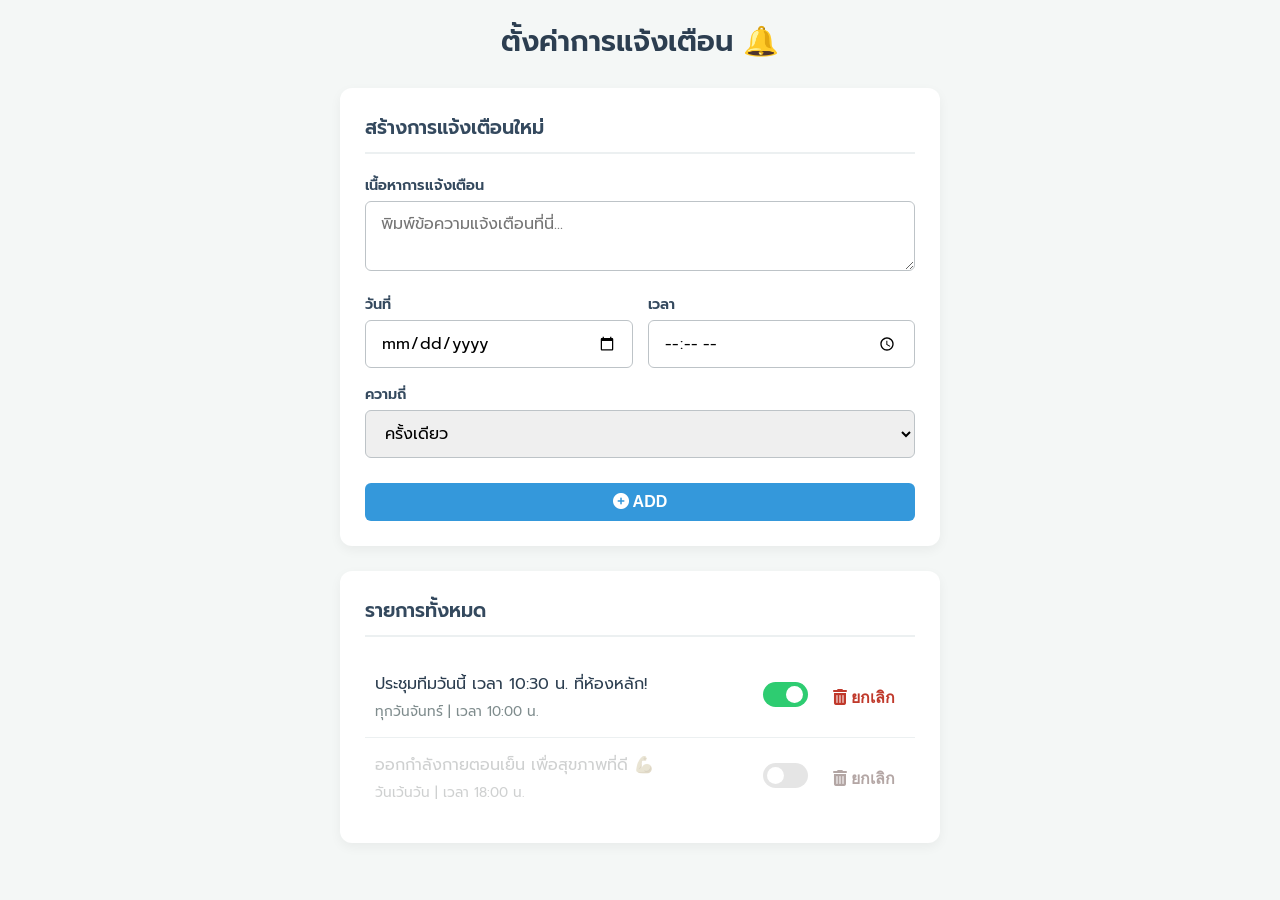
<file: index.html>
<!DOCTYPE html>
<html lang="th">

<head>
    <meta charset="UTF-8">
    <meta name="viewport" content="width=device-width, initial-scale=1.0">
    <link rel="stylesheet" href="main.css">
    <title>ระบบแจ้งเตือน Real-Time</title>
    <link href="https://fonts.googleapis.com/css2?family=Prompt:wght@300;400;600&display=swap" rel="stylesheet">
    <link rel="stylesheet" href="https://cdnjs.cloudflare.com/ajax/libs/font-awesome/6.0.0-beta3/css/all.min.css">
</head>

<body>
    <div class="main-container">

        <header class="app-header">
            <h1>ตั้งค่าการแจ้งเตือน 🔔</h1>
        </header>

        <section class="notification-form-card">
            <h2>สร้างการแจ้งเตือนใหม่</h2>
            <form id="notificationForm">
                <div class="form-control">
                    <label for="content">เนื้อหาการแจ้งเตือน</label>
                    <textarea id="content" placeholder="พิมพ์ข้อความแจ้งเตือนที่นี่..." required></textarea>
                </div>

                <div class="form-control date-time-group">
                    <div>
                        <label for="date">วันที่</label>
                        <input type="date" id="date" required>
                    </div>
                    <div>
                        <label for="time">เวลา</label>
                        <input type="time" id="time" required>
                    </div>
                </div>

                <div class="form-control">
                    <label for="frequency">ความถี่</label>
                    <select id="frequency">
                        <option value="once">ครั้งเดียว</option>
                        <option value="daily">ทุกวัน</option>
                        <option value="weekday">วันจันทร์ - ศุกร์</option>
                        <option value="custom">กำหนดเอง</option>
                    </select>
                </div>

                <button type="submit" class="btn primary-btn">
                    <i class="fas fa-plus-circle"></i> ADD
                </button>
            </form>
        </section>

        <section class="notification-list-section">
            <h2>รายการทั้งหมด</h2>
            <div class="notification-item active">
                <div class="item-details">
                    <p class="item-content">ประชุมทีมวันนี้ เวลา 10:30 น. ที่ห้องหลัก!</p>
                    <p class="item-schedule">ทุกวันจันทร์ | เวลา 10:00 น.</p>
                </div>

                <div class="item-controls">
                    <label class="toggle-switch">
                        <input type="checkbox" checked>
                        <span class="slider round"></span>
                    </label>

                    <button class="btn secondary-btn cancel-btn">
                        <i class="fas fa-trash-alt"></i> ยกเลิก
                    </button>
                </div>
            </div>

            <div class="notification-item inactive">
                <div class="item-details">
                    <p class="item-content">ออกกำลังกายตอนเย็น เพื่อสุขภาพที่ดี 💪</p>
                    <p class="item-schedule">วันเว้นวัน | เวลา 18:00 น.</p>
                </div>
                <div class="item-controls">
                    <label class="toggle-switch">
                        <input type="checkbox">
                        <span class="slider round"></span>
                    </label>
                    <button class="btn secondary-btn cancel-btn">
                        <i class="fas fa-trash-alt"></i> ยกเลิก
                    </button>
                </div>
            </div>

        </section>

    </div>


    </div>

    <script>
        // รอให้ DOM (โครงสร้าง HTML) โหลดเสร็จก่อน
        document.addEventListener('DOMContentLoaded', () => {

            // 1. เลือกปุ่มทั้งหมดที่มี class เป็น 'cancel-btn'
            const cancelButtons = document.querySelectorAll('.cancel-btn');

            // 2. วนลูปเพื่อกำหนด Event Listener ให้กับปุ่ม "ยกเลิก" แต่ละปุ่ม
            cancelButtons.forEach(button => {
                // เมื่อมีการคลิกที่ปุ่ม
                button.addEventListener('click', (event) => {

                    event.preventDefault(); // ป้องกันการกระทำเริ่มต้นของปุ่ม

                    // การยืนยันผู้ใช้
                    const isConfirmed = confirm('คุณแน่ใจหรือไม่ว่าต้องการยกเลิกการแจ้งเตือนนี้?');

                    if (isConfirmed) {
                        // อ้างอิงถึงรายการแม่ (notification-item)
                        const itemToRemove = button.closest('.notification-item');

                        if (itemToRemove) {
                            // ลบรายการออกจาก DOM (หน้าจอ)
                            itemToRemove.remove();
                            console.log('รายการแจ้งเตือนถูกยกเลิกและลบออกจากหน้าจอแล้ว!');
                        }
                    }
                });
            });
        });
    </script>



</body>

</html>
</file>
<file: main.css>
/* การตั้งค่าเริ่มต้นสำหรับทุกองค์ประกอบ */

* {
    /* รีเซ็ต Margin และ Padding เริ่มต้น */
    margin: 0;
    padding: 0;
    /* กำหนดให้การคำนวณขนาดรวม Border และ Padding ด้วย */
    box-sizing: border-box;
}


/* การจัดรูปแบบพื้นฐานของ Body (พื้นหลังและฟอนต์) */

body {
    /* ใช้ฟอนต์ Prompt เป็นหลัก และฟอนต์สำรองอื่นๆ */
    font-family: 'Prompt', sans-serif;
    /* สีพื้นหลังอ่อนโยน ดูมินิมอล */
    background-color: #f4f7f6;
    /* จัดองค์ประกอบให้อยู่ตรงกลางหน้าจอในแนวตั้งและแนวนอน (ถ้าจอใหญ่) */
    display: flex;
    justify-content: center;
    min-height: 100vh;
    /* ความสูงขั้นต่ำเต็มหน้าจอ */
    padding: 20px;
    /* ระยะห่างรอบข้าง */
}


/* ภาชนะหลักสำหรับเนื้อหาทั้งหมด */

.main-container {
    /* กำหนดความกว้างสูงสุดเพื่อให้ดูไม่กว้างเกินไปบนจอใหญ่ */
    max-width: 600px;
    /* ให้ขยายเต็มความกว้างของจอในขีดจำกัดสูงสุด */
    width: 100%;
    /* จัดเรียงองค์ประกอบในแนวตั้ง */
    display: flex;
    flex-direction: column;
    /* เว้นระยะห่างระหว่างส่วนต่างๆ */
    gap: 25px;
}


/* ส่วนหัวของแอปพลิเคชัน */

.app-header h1 {
    /* สีข้อความหลัก */
    color: #2c3e50;
    /* จัดให้อยู่ตรงกลาง */
    text-align: center;
    /* ขนาดตัวอักษรใหญ่ขึ้น */
    font-size: 1.8rem;
    /* น้ำหนักตัวอักษรให้ดูเด่น */
    font-weight: 600;
}


/* รูปแบบการ์ด (Card) สำหรับฟอร์มและรายการแจ้งเตือน */

.notification-form-card,
.notification-list-section {
    /* สีพื้นหลังการ์ดเป็นสีขาว */
    background-color: #ffffff;
    /* เงาเล็กน้อยเพื่อให้ดูมีมิติ (ทันสมัยและนุ่มนวล) */
    box-shadow: 0 4px 12px rgba(0, 0, 0, 0.05);
    /* มุมโค้งมน */
    border-radius: 12px;
    /* ระยะห่างภายใน */
    padding: 25px;
}


/* หัวข้อรองภายในส่วนต่างๆ */

h2 {
    /* -------------------------------------- */
    /* -------------------------------------- */
    /* สีหัวข้อ */
    color: #34495e;
    /* ขีดเส้นใต้เล็กน้อย */
    border-bottom: 2px solid #ecf0f1;
    /* ระยะห่างใต้หัวข้อ */
    padding-bottom: 10px;
    margin-bottom: 20px;
    font-size: 1.2rem;
    font-weight: 600;
}


/* กลุ่มควบคุมฟอร์ม (ช่องกรอกข้อมูลแต่ละช่อง) */

.form-control {
    margin-bottom: 15px;
}


/* ป้ายกำกับ (Label) ของช่องกรอกข้อมูล */

label {
    /* แสดงเป็นบล็อกเพื่อให้ขึ้นบรรทัดใหม่ */
    display: block;
    /* สีข้อความเข้ม */
    color: #34495e;
    /* ขนาดและน้ำหนักตัวอักษร */
    font-size: 0.9rem;
    font-weight: 600;
    margin-bottom: 5px;
}


/* ช่องกรอกข้อมูล (Input) และ Textarea */

input[type="date"],
input[type="time"],
textarea,
select {
    /* ขยายเต็มความกว้างของภาชนะ */
    width: 100%;
    /* ระยะห่างภายใน */
    padding: 10px 15px;
    /* เส้นขอบบางๆ สีเทาอ่อน */
    border: 1px solid #bdc3c7;
    /* มุมโค้งมนเล็กน้อย */
    border-radius: 6px;
    /* ขนาดตัวอักษร */
    font-size: 1rem;
    /* ใช้ฟอนต์ Prompt ในช่องกรอกด้วย */
    font-family: 'Prompt', sans-serif;
    /* การเปลี่ยนรูปแบบอย่างราบรื่นเมื่อมีการโต้ตอบ */
    transition: border-color 0.3s;
}


/* เมื่อช่องกรอกข้อมูลถูกเลือก (Focus) */

input:focus,
textarea:focus,
select:focus {
    /* ลบเส้นขอบสีฟ้าเริ่มต้นของเบราว์เซอร์ */
    outline: none;
    /* เปลี่ยนสีเส้นขอบเป็นสีหลัก (Primary Color) */
    border-color: #3498db;
    /* เงาเล็กน้อยเพื่อเน้น */
    box-shadow: 0 0 5px rgba(52, 152, 219, 0.5);
}


/* จัดกลุ่ม Date และ Time ให้อยู่ในบรรทัดเดียวกัน */

.date-time-group {
    /* ใช้ Flexbox จัดวาง */
    display: flex;
    /* ระยะห่างระหว่างช่อง */
    gap: 15px;
}


/* ให้แต่ละช่องในกลุ่ม Date/Time แบ่งความกว้างเท่าๆ กัน */

.date-time-group>div {
    flex: 1;
}


/* รูปแบบปุ่มพื้นฐาน */

.btn {
    /* ลบเส้นขอบเริ่มต้น */
    border: none;
    /* มุมโค้งมน */
    border-radius: 6px;
    /* ระยะห่างภายใน */
    padding: 10px 20px;
    /* ขนาดตัวอักษร */
    font-size: 1rem;
    /* น้ำหนักตัวอักษร */
    font-weight: 600;
    /* เปลี่ยนเคอร์เซอร์เป็นรูปมือเมื่อวางเมาส์ */
    cursor: pointer;
    /* การเปลี่ยนรูปแบบอย่างราบรื่น */
    transition: background-color 0.3s, transform 0.1s;
}


/* ปุ่มหลัก (Primary Button - เช่น ปุ่ม "ตั้งค่า") */

.primary-btn {
    /* สีพื้นหลังที่โดดเด่นแต่สบายตา */
    background-color: #3498db;
    /* สีตัวอักษรเป็นสีขาว */
    color: white;
    /* ขยายเต็มความกว้างของฟอร์ม */
    width: 100%;
    /* ระยะห่างด้านบน */
    margin-top: 10px;
}


/* เมื่อวางเมาส์เหนือปุ่มหลัก */

.primary-btn:hover {
    /* สีเข้มขึ้นเล็กน้อย */
    background-color: #2980b9;
    /* ขยับปุ่มลงเล็กน้อยเมื่อคลิก (เพื่อ Feedback) */
}

.primary-btn:active {
    transform: translateY(1px);
}


/* -------------------------------------- */


/* รูปแบบรายการแจ้งเตือน (List Item) */


/* -------------------------------------- */


/* รายการแจ้งเตือนแต่ละรายการ */

.notification-item {
    /* ใช้ Flexbox เพื่อจัดวางรายละเอียดและปุ่มควบคุม */
    display: flex;
    /* จัดช่องว่างระหว่างสองส่วน */
    justify-content: space-between;
    /* จัดแนวตั้งให้อยู่ตรงกลาง */
    align-items: center;
    /* ระยะห่างภายใน */
    padding: 15px 10px;
    /* เส้นขอบด้านล่างเพื่อแบ่งรายการ */
    border-bottom: 1px solid #ecf0f1;
    /* การเปลี่ยนรูปแบบอย่างราบรื่น */
    transition: background-color 0.3s, opacity 0.3s;
}


/* ลบเส้นขอบด้านล่างของรายการสุดท้าย */

.notification-item:last-child {
    border-bottom: none;
}


/* เมื่อวางเมาส์เหนือรายการ */

.notification-item:hover {
    background-color: #f9f9f9;
}


/* รายละเอียดการแจ้งเตือน */

.item-details {
    /* ให้รายละเอียดใช้พื้นที่มากที่สุด */
    flex-grow: 1;
}


/* เนื้อหาหลักของการแจ้งเตือน */

.item-content {
    /* สีตัวอักษรเข้ม */
    color: #2c3e50;
    /* น้ำหนักตัวอักษร */
    font-weight: 400;
    /* ขนาดตัวอักษร */
    font-size: 1rem;
    margin-bottom: 5px;
}


/* กำหนดการตั้งค่า (วันที่/เวลา/ความถี่) */

.item-schedule {
    /* สีตัวอักษรจางลง */
    color: #7f8c8d;
    /* ขนาดตัวอักษรเล็กกว่า */
    font-size: 0.85rem;
}


/* ส่วนควบคุม (Toggle Switch และ ปุ่มยกเลิก) */

.item-controls {
    /* ใช้ Flexbox จัดวางปุ่มควบคุม */
    display: flex;
    /* จัดแนวตั้งให้อยู่ตรงกลาง */
    align-items: center;
    /* ระยะห่างระหว่างปุ่ม */
    gap: 15px;
}


/* ปุ่มรอง (Secondary Button - เช่น ปุ่ม "ยกเลิก") */

.secondary-btn {
    /* สีพื้นหลังเป็นสีขาว */
    background-color: transparent;
    /* สีขอบและตัวอักษร */
    color: #c0392b;
    /* ลบขอบ */
    border: none;
    /* ระยะห่างที่เล็กลง */
    padding: 5px 10px;
}

.secondary-btn:hover {
    /* สีพื้นหลังจางๆ เมื่อวางเมาส์ */
    background-color: #fdeaea;
    color: #e74c3c;
}


/* รูปแบบรายการที่ **ปิดใช้งาน** (Inactive) 

.notification-item.inactive {
    /* ทำให้รายการดูจางลง 
    opacity: 0.6;
}

.notification-item.inactive .item-content,
.notification-item.inactive .item-schedule {
    /* สีข้อความที่ดูหม่นลง 
    color: #95a5a6;
}


/* -------------------------------------- */


/* -------------------------------------- */


/* รูปแบบรายการตามสถานะ Toggle Switch (เปิด/ปิด) */


/* -------------------------------------- */


/* [ใหม่!] คอมเมนต์: เลือกรายการแม่ (.notification-item) ที่มี Checkbox ภายในอยู่ในสถานะ 'ไม่ถูกเลือก' (ปิด) */


/* Selector นี้จะทำงานเมื่อปุ่มสวิตช์อยู่ในสถานะปิด */

.notification-item:has(.toggle-switch input:not(:checked)) {
    /* คอมเมนต์: ทำให้รายการทั้งหมด (รวมทั้งไอคอน) ดูจางลง */
    opacity: 0.5;
    /* คอมเมนต์: ใช้ filter เพื่อแปลงสีให้เป็นขาว-ดำ (Grayscale) */
    filter: grayscale(80%);
}


/* [ใหม่!] คอมเมนต์: เมื่อสถานะเป็นปิด (Inactive): กำหนดสีข้อความให้หม่นลง */

.notification-item:has(.toggle-switch input:not(:checked)) .item-content,
.notification-item:has(.toggle-switch input:not(:checked)) .item-schedule {
    /* คอมเมนต์: สีข้อความที่ดูหม่นลง */
    color: #95a5a6 !important;
}


/* [ใหม่!] คอมเมนต์: เพิ่มการเปลี่ยนผ่าน (Transition) เพื่อให้การเปิด/ปิดดูนุ่มนวลขึ้น */

.notification-item {
    /* เพิ่ม transition ให้กับ opacity และ filter */
    transition: background-color 0.3s, opacity 0.5s, filter 0.5s;
}

.notification-item .item-content,
.notification-item .item-schedule {
    /* เพิ่ม transition ให้กับการเปลี่ยนสีข้อความ */
    transition: color 0.5s;
}


/* -------------------------------------- */


/* รูปแบบ Toggle Switch (ปุ่ม เปิด/ปิด) */


/* -------------------------------------- */


/* ภาชนะหลักของสวิตช์ */

.toggle-switch {
    /* แสดงเป็น Inline Block */
    position: relative;
    display: inline-block;
    width: 45px;
    height: 25px;
}


/* ซ่อน Checkbox จริง */

.toggle-switch input {
    opacity: 0;
    width: 0;
    height: 0;
}


/* ตัวสไลเดอร์ (พื้นหลังของสวิตช์) */

.slider {
    /* ตำแหน่งสัมบูรณ์ครอบคลุมภาชนะหลัก */
    position: absolute;
    cursor: pointer;
    top: 0;
    left: 0;
    right: 0;
    bottom: 0;
    /* สีพื้นหลังเมื่อ **ปิด** */
    background-color: #ccc;
    /* การเปลี่ยนรูปแบบอย่างราบรื่น */
    transition: 0.4s;
}


/* วงกลมภายในตัวสไลเดอร์ */

.slider:before {
    position: absolute;
    content: "";
    height: 17px;
    width: 17px;
    /* ตำแหน่งเริ่มต้น (ซ้ายสุด) */
    left: 4px;
    bottom: 4px;
    /* สีของวงกลม */
    background-color: white;
    /* การเปลี่ยนรูปแบบอย่างราบรื่น */
    transition: 0.4s;
}


/* เมื่อ Checkbox ถูกเลือก (สถานะ **เปิด**) */

input:checked+.slider {
    /* เปลี่ยนสีพื้นหลังเป็นสีหลัก */
    background-color: #2ecc71;
    /* สีเขียว */
}


/* เมื่อ Checkbox ถูกเลือก: ให้วงกลมเลื่อนไปทางขวา */

input:checked+.slider:before {
    /* เลื่อนไปทางขวาตามขนาดของสวิตช์ */
    transform: translateX(19px);
}


/* ทำให้สไลเดอร์และวงกลมเป็นทรงกลม (แบบ Round) */

.slider.round {
    border-radius: 25px;
}

.slider.round:before {
    border-radius: 50%;
}
</file>
